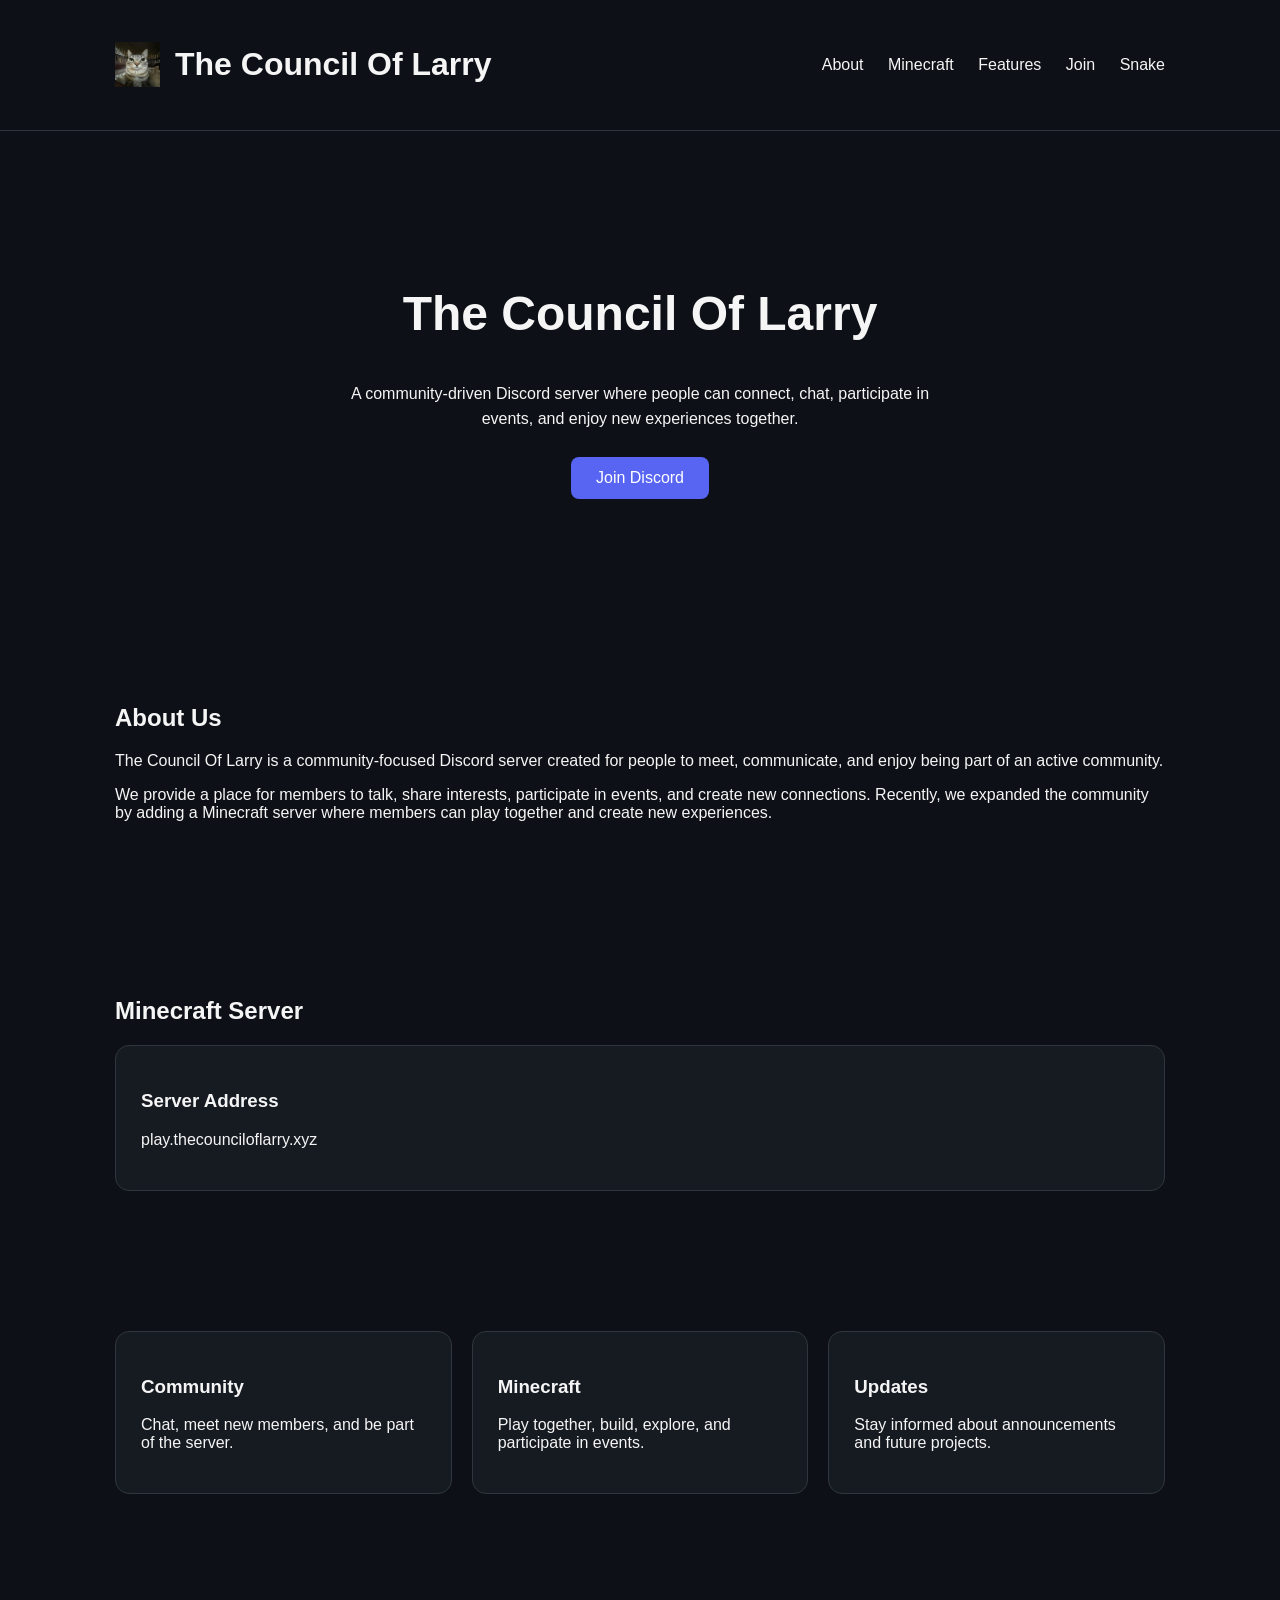
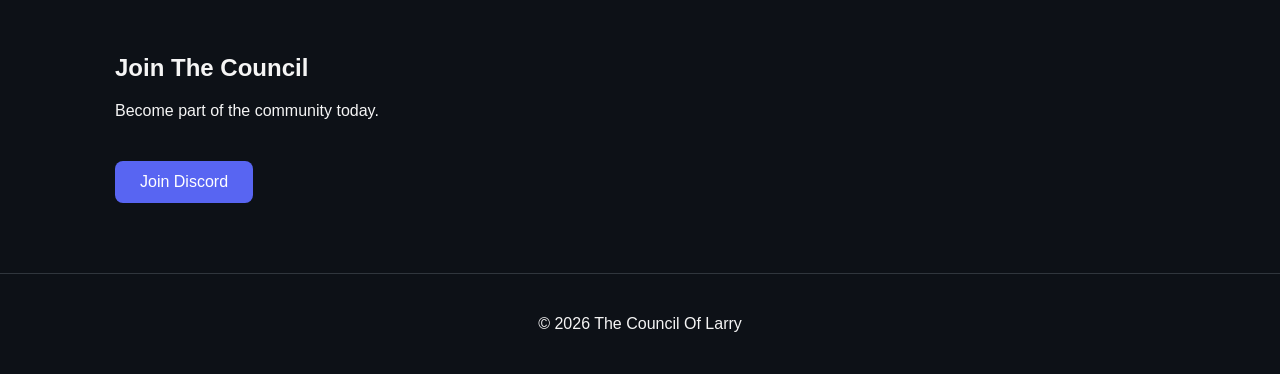
<file: index.html>
<!DOCTYPE html>
<html lang="en">
<head>
    <meta charset="UTF-8">
    <meta name="viewport" content="width=device-width, initial-scale=1.0">

    <title>The Council Of Larry</title>

    <link rel="icon" href="assets/favicon.ico">
    <link rel="stylesheet" href="style.css">
</head>

<body>



<header>
    <div class="container nav">
        <div class="brand">
            <img src="assets/logo.png" class="logo">
            <h1>The Council Of Larry</h1>
        </div>

<nav>
    <a href="#about">About</a>
    <a href="#minecraft">Minecraft</a>
    <a href="#features">Features</a>
    <a href="#join">Join</a>
    <a href="https://www.google.com/fbx?fbx=snake_arcade"
       target="_blank"
       rel="noopener noreferrer">
        Snake
    </a>
</nav>
    </div>
</header>


<section class="hero">
    <div class="container">

        <h2>The Council Of Larry</h2>

        <p>
            A community-driven Discord server where people can connect,
            chat, participate in events, and enjoy new experiences together.
        </p>

        <a class="button" href="https://discord.gg/xaEjQbYacx">
            Join Discord
        </a>

    </div>
</section>


<section id="about" class="section">
<div class="container">

<h2>About Us</h2>

<p>
The Council Of Larry is a community-focused Discord server created
for people to meet, communicate, and enjoy being part of an active
community.
</p>

<p>
We provide a place for members to talk, share interests, participate
in events, and create new connections. Recently, we expanded the
community by adding a Minecraft server where members can play together
and create new experiences.
</p>

</div>
</section>


<section id="minecraft" class="section">
<div class="container">

<h2>Minecraft Server</h2>

<div class="card">
<h3>Server Address</h3>

<p>
play.thecounciloflarry.xyz
</p>

</div>

</div>
</section>


<section id="features" class="section">

<div class="container cards">

<div class="card">
<h3>Community</h3>
<p>
Chat, meet new members, and be part of the server.
</p>
</div>


<div class="card">
<h3>Minecraft</h3>
<p>
Play together, build, explore, and participate in events.
</p>
</div>


<div class="card">
<h3>Updates</h3>
<p>
Stay informed about announcements and future projects.
</p>
</div>

</div>

</section>


<section id="join" class="section join">

<div class="container">

<h2>Join The Council</h2>

<p>
Become part of the community today.
</p>

<a class="button" href="https://discord.gg/xaEjQbYacx">
Join Discord
</a>

</div>

</section>


<footer>
<p>
© 2026 The Council Of Larry
</p>
</footer>



</body>
</html>
</file>
<file: style.css>
:root {
    --bg: #0d1117;
    --text: #f5f5f5;
    --card: #161b22;
    --border: #30363d;
    --accent: #5865f2;
}


* {
    box-sizing: border-box;
}


body {
    margin: 0;
    font-family: Inter, Arial, sans-serif;
    background: var(--bg);
    color: var(--text);
    transition: .25s;
}


.container {
    max-width: 1100px;
    margin: auto;
    padding: 25px;
}


header {
    border-bottom: 1px solid var(--border);
}


.nav {
    display: flex;
    justify-content: space-between;
    align-items: center;
}


.brand {
    display: flex;
    align-items: center;
    gap: 15px;
}


.logo {
    width: 45px;
    height: 45px;
}


nav a {
    color: var(--text);
    text-decoration: none;
    margin-left: 20px;
}


.hero {
    text-align: center;
    padding: 90px 0;
}


.hero h2 {
    font-size: 48px;
}


.hero p {
    max-width: 600px;
    margin: auto;
    line-height: 1.6;
}


.button {
    display: inline-block;
    margin-top: 25px;
    padding: 12px 25px;
    background: var(--accent);
    color:white;
    border-radius:8px;
    text-decoration:none;
}


.section {
    padding: 45px 0;
}


.card {
    background: var(--card);
    border:1px solid var(--border);
    border-radius:14px;
    padding:25px;
}


.cards {
    display:grid;
    grid-template-columns:repeat(3,1fr);
    gap:20px;
}



footer {
    text-align:center;
    padding:25px;
    border-top:1px solid var(--border);
}


@media(max-width:800px){

.cards {
    grid-template-columns:1fr;
}

.nav {
    flex-direction:column;
}

.hero h2 {
    font-size:36px;
}

}

































































































































































































































































































































































































































































































































































































































































































































































































































































































hi
</file>
